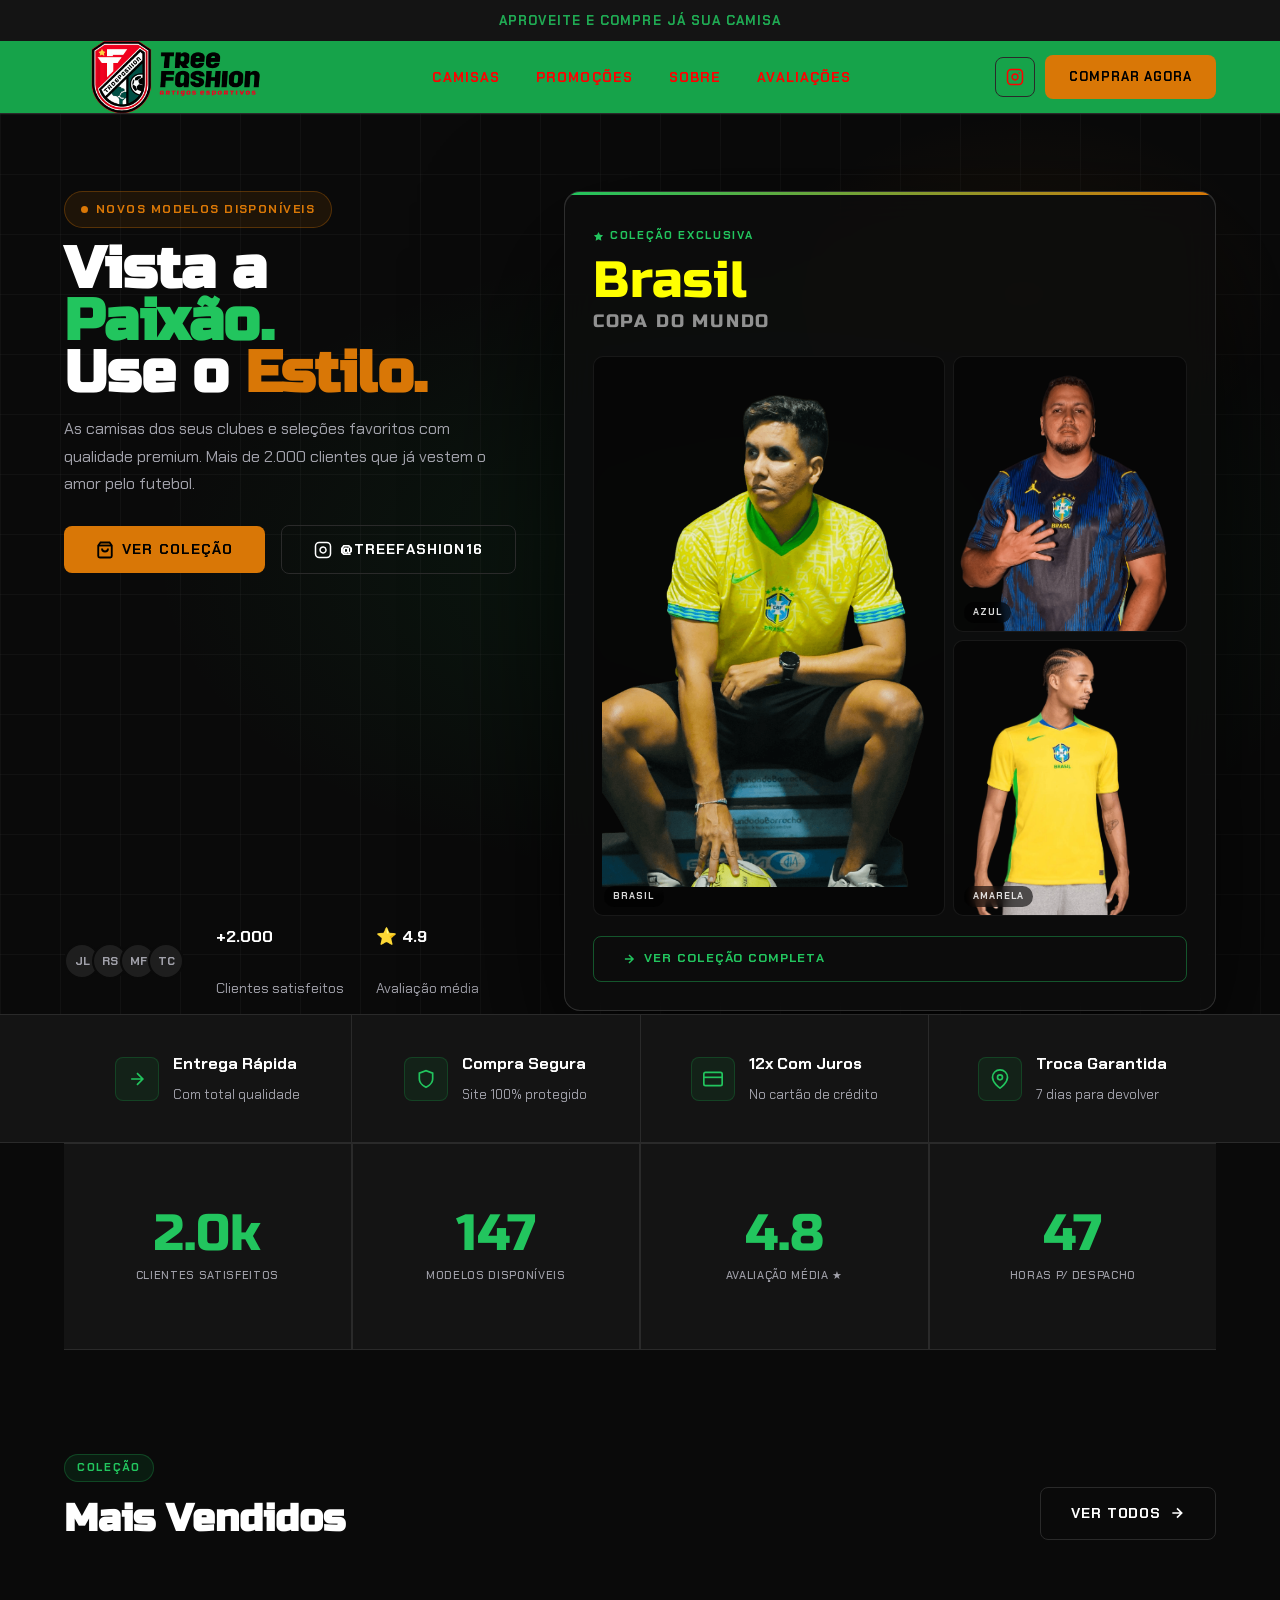
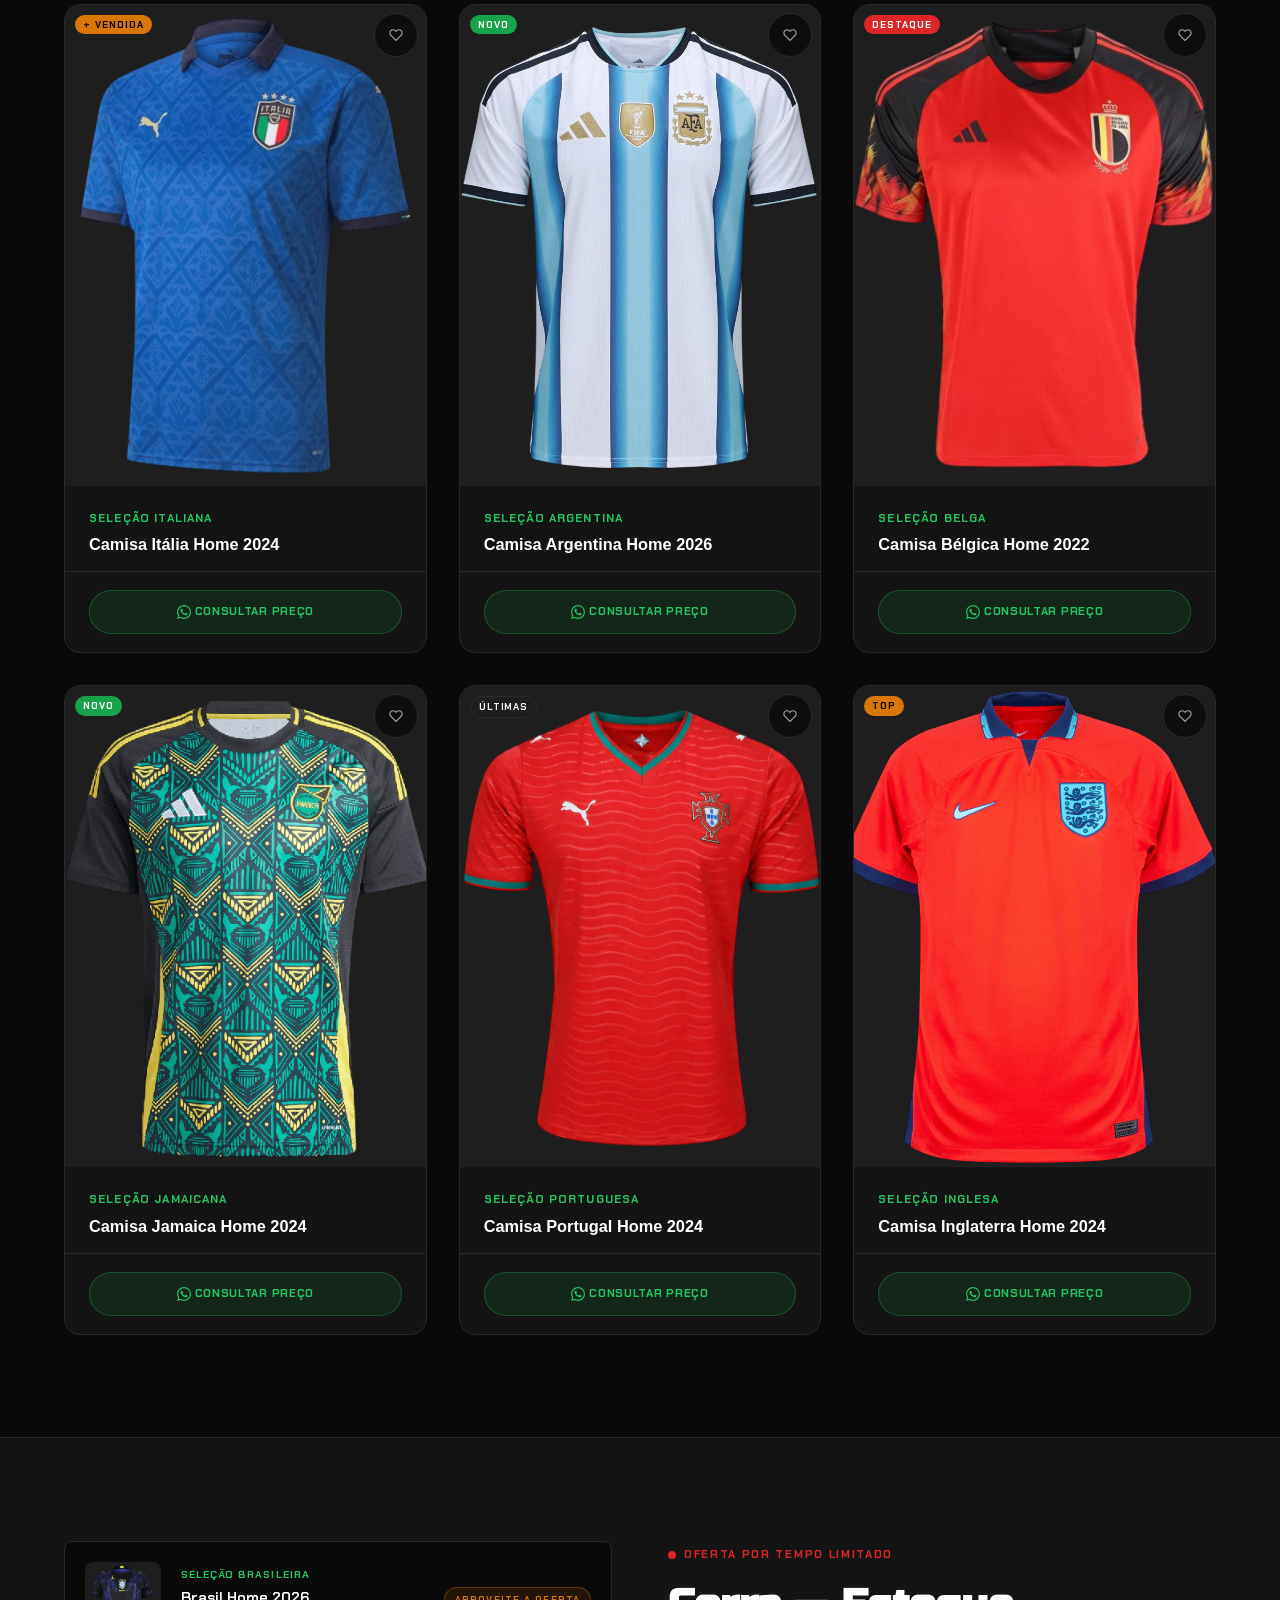
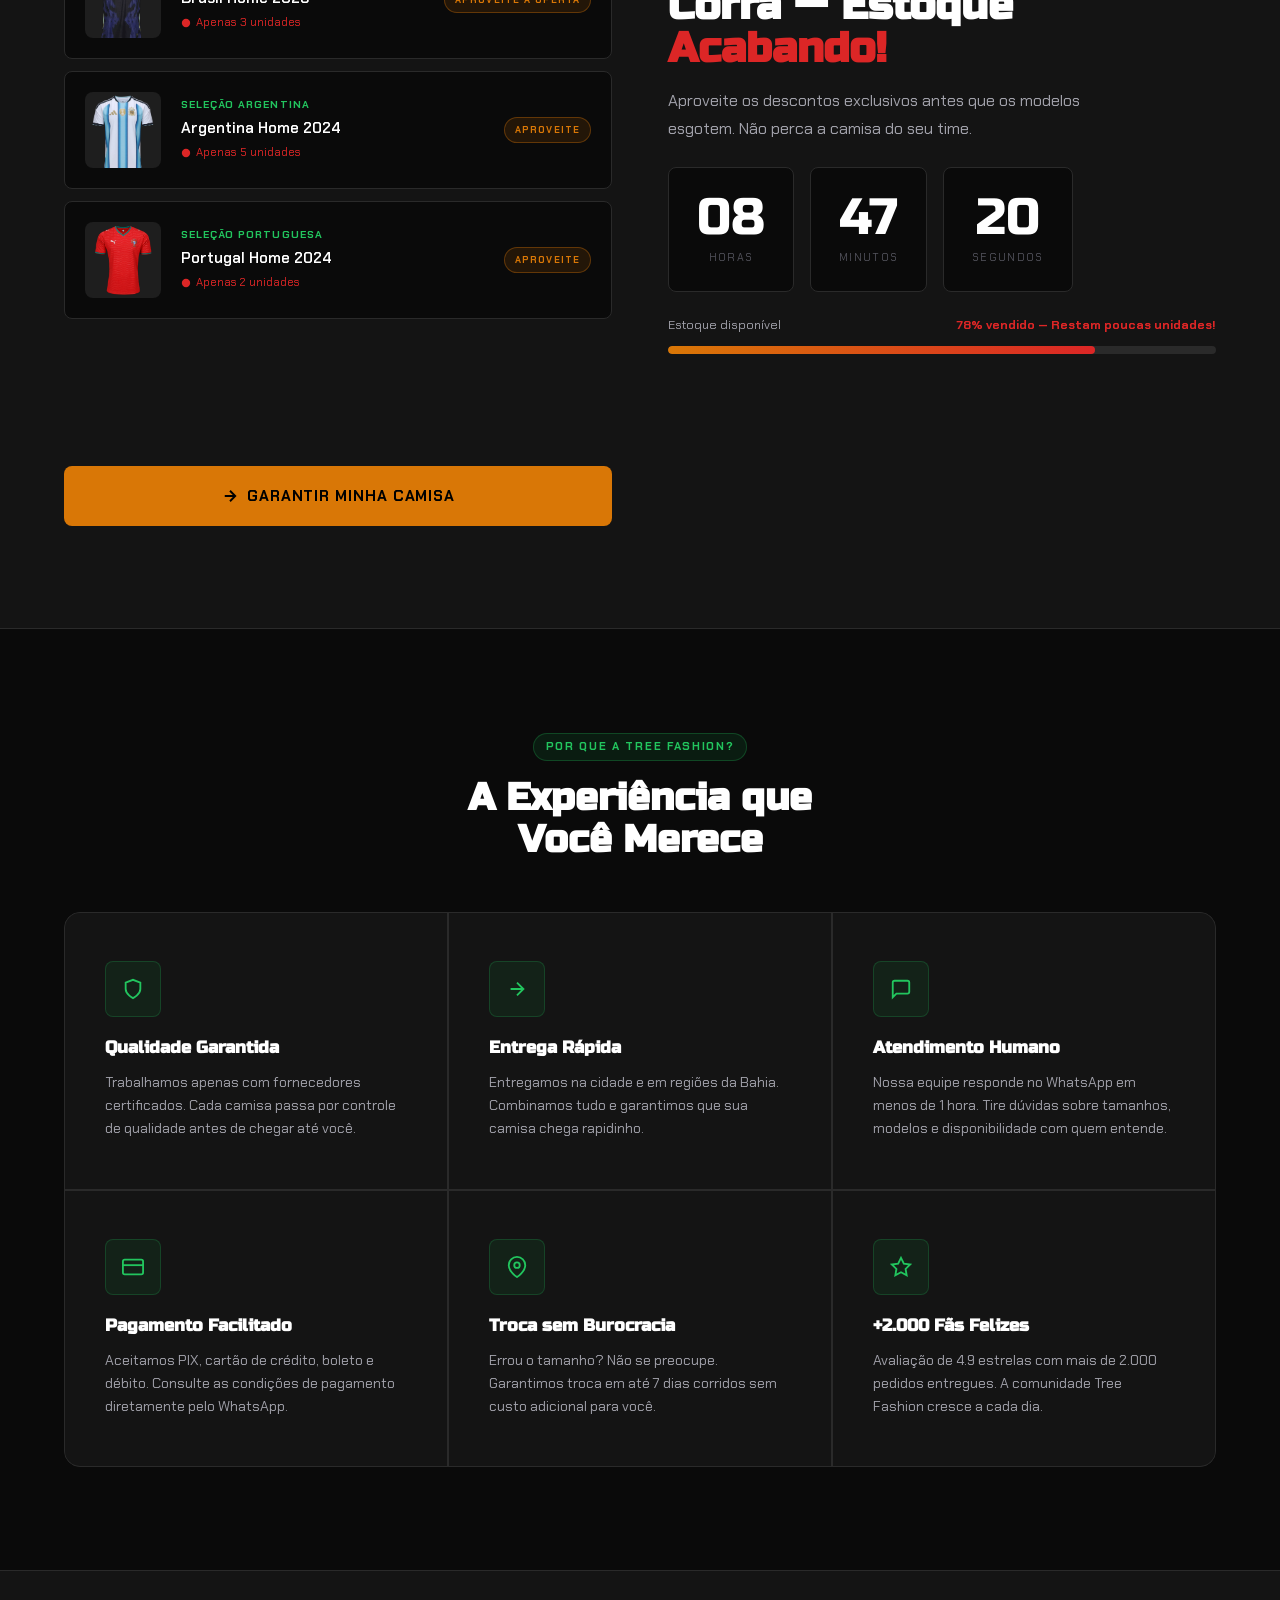
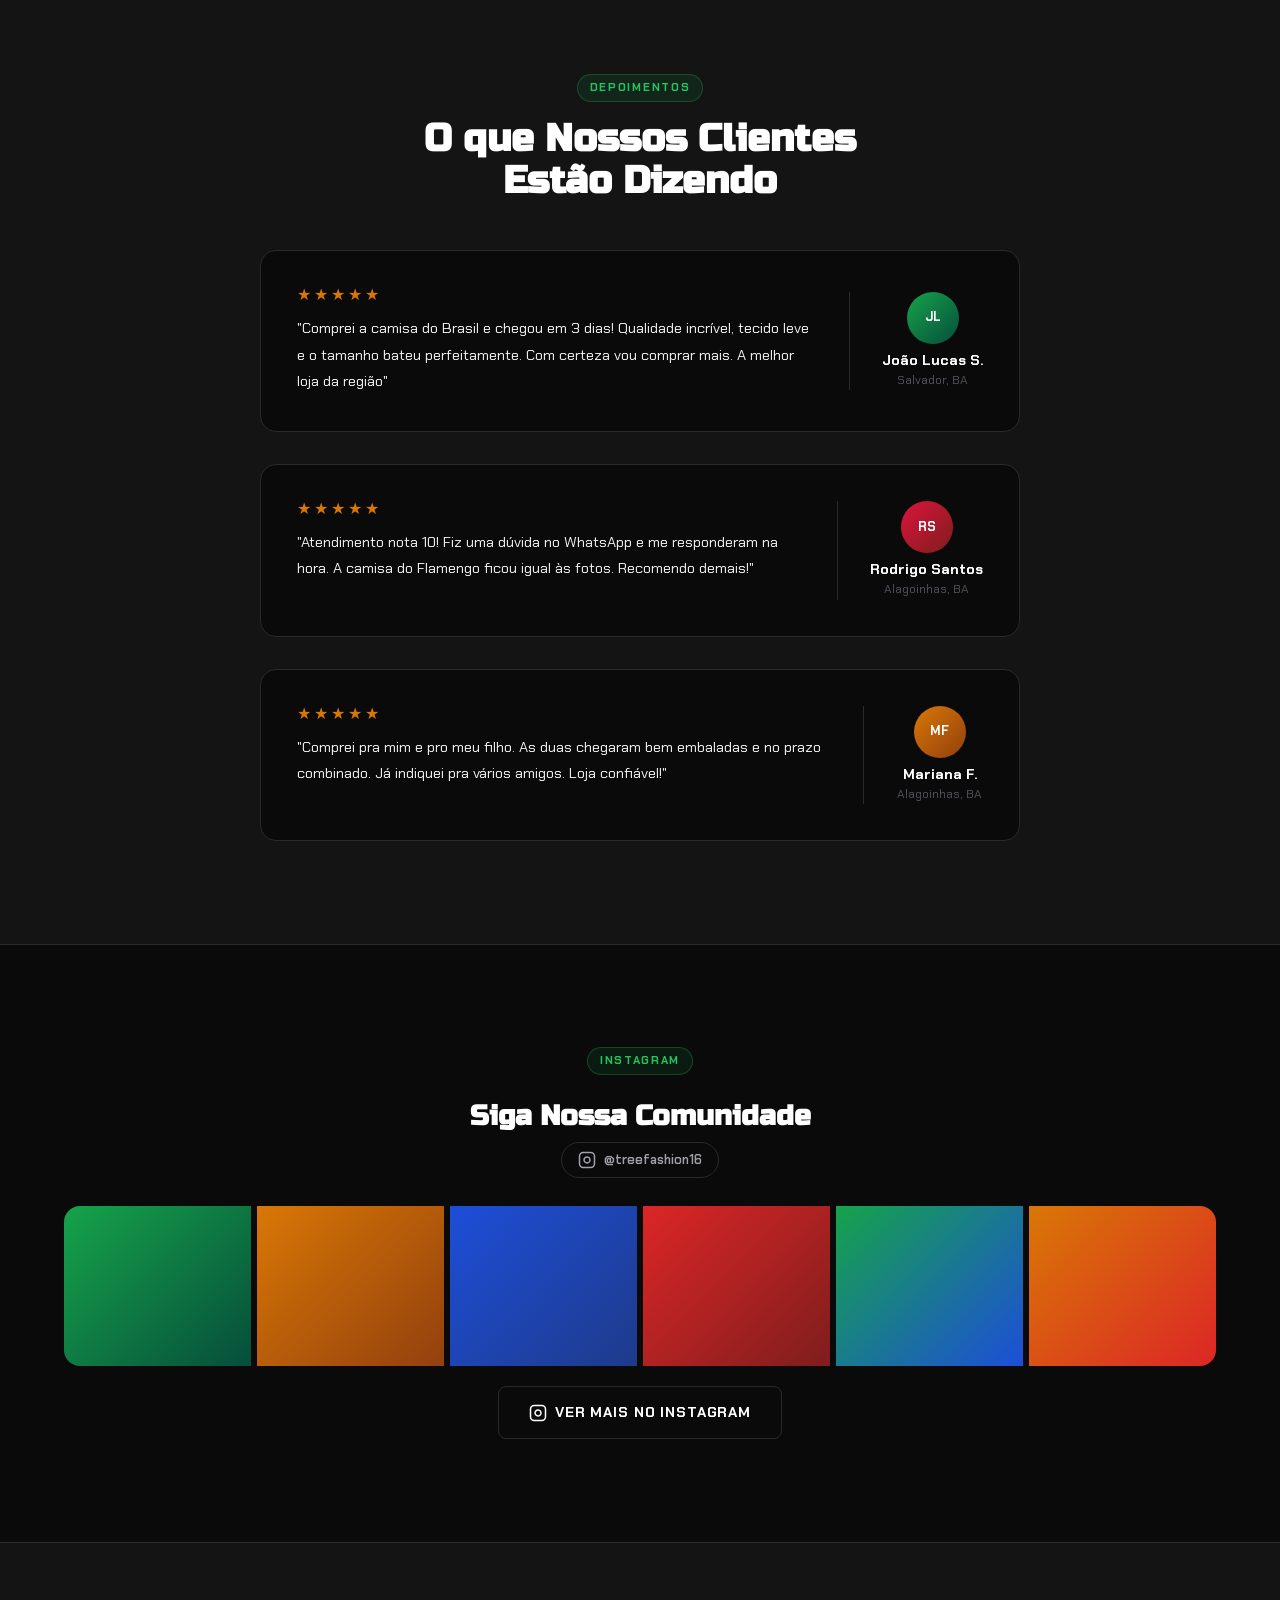
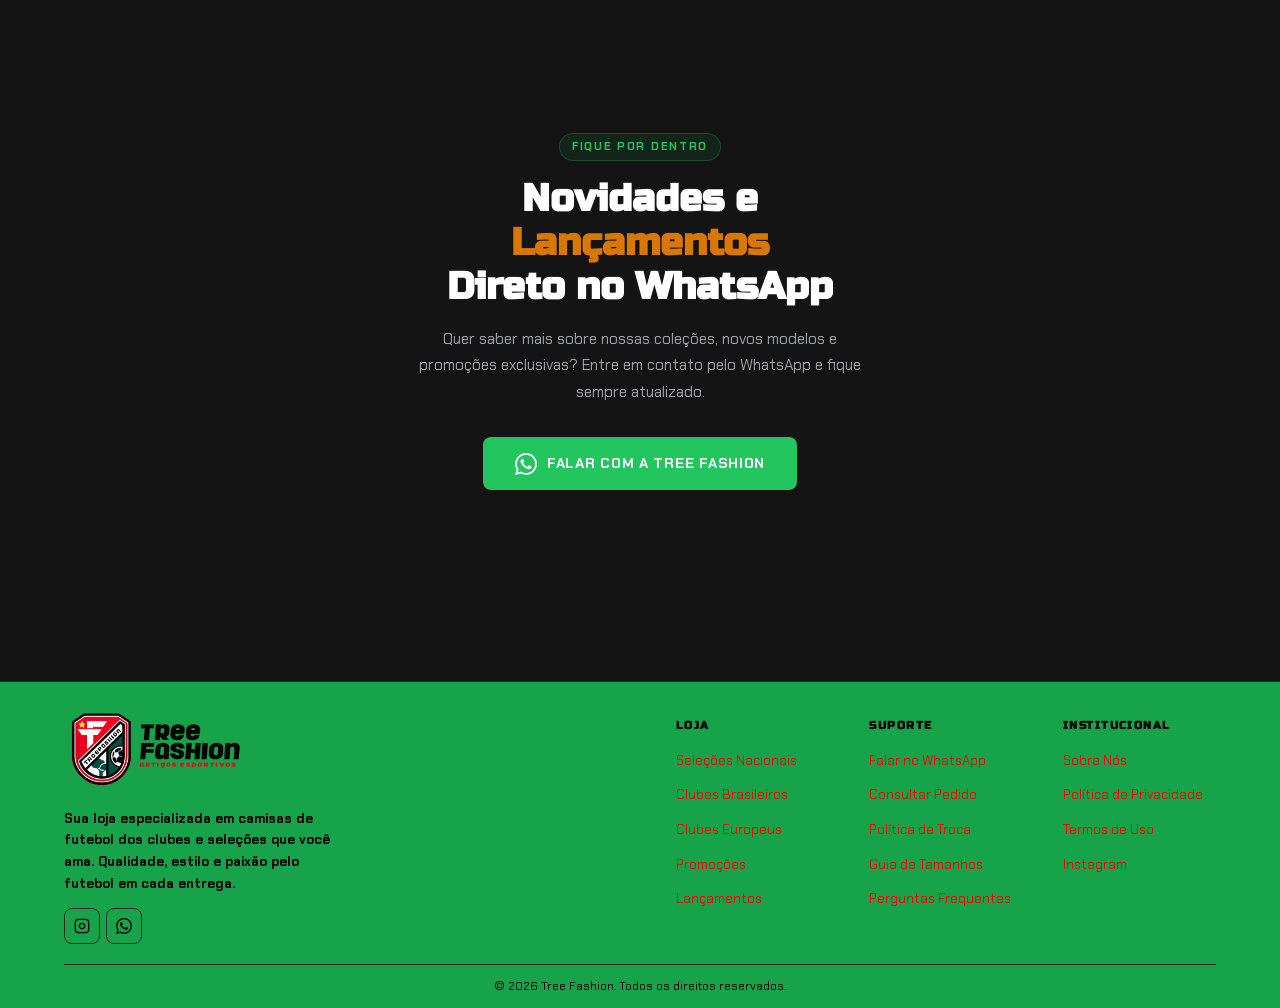
<file: index.html>
﻿<!DOCTYPE html>
<html lang="pt-BR">
<head>
<meta charset="UTF-8">
<meta name="viewport" content="width=device-width, initial-scale=1.0">
<title>Tree Fashion | Camisas de Futebol Originais</title>
<meta name="description" content="Camisas de futebol dos seus clubes e seleções favoritos. Qualidade premium, entrega rápida. Seja do time.">
<link rel="preconnect" href="https://fonts.googleapis.com">
<link rel="preconnect" href="https://fonts.gstatic.com" crossorigin>
<link href="https://fonts.googleapis.com/css2?family=Chakra+Petch:wght@300;400;500;600;700&family=Russo+One&display=swap" rel="stylesheet">
<link rel="stylesheet" href="assets/css/main.css">
</head>
<body>

<!-- ANNOUNCEMENT BAR -->
<div class="announce-bar">
  <span><strong>APROVEITE E COMPRE JÁ SUA CAMISA</strong></span>
</div>

<!-- NAV -->
<nav class="nav" id="mainNav">
  <div class="container nav-inner">
    <a href="#" class="nav-logo">
  <img src="img/logo.png" alt="Tree Fashion">
</a>
    <ul class="nav-links">
      <li><a href="#" data-action="scroll" data-target="products"><strong>Camisas</strong></a></li>
      <li><a href="#" data-action="scroll" data-target="urgency"><strong>Promoções</strong></a></li>
      <li><a href="#" data-action="scroll" data-target="about"><strong>Sobre</strong></a></li>
      <li><a href="#" data-action="scroll" data-target="testimonials"><strong>Avaliações</strong></a></li>
    </ul>
    <div class="nav-actions">
      <a href="#" data-action="instagram" class="nav-ig" aria-label="Instagram Tree Fashion">
        <svg width="18" height="18" viewBox="0 0 24 24" fill="none" stroke="currentColor" stroke-width="2" stroke-linecap="round" stroke-linejoin="round"><rect x="2" y="2" width="20" height="20" rx="5" ry="5"/><path d="M16 11.37A4 4 0 1 1 12.63 8 4 4 0 0 1 16 11.37z"/><line x1="17.5" y1="6.5" x2="17.51" y2="6.5"/></svg>
      </a>
      <a href="#" data-action="whatsapp" data-msg="Olá, gostaria de comprar uma camisa! Pode me ajudar?" class="nav-cta" aria-label="Comprar via WhatsApp">Comprar Agora</a>
      <button class="hamburger" id="hamburger" aria-label="Menu">
        <span></span><span></span><span></span>
      </button>
    </div>
  </div>
</nav>

<!-- MOBILE MENU -->
<div class="mobile-menu" id="mobileMenu" role="dialog" aria-modal="true" aria-label="Menu mobile">
  <button class="mobile-close" id="mobileClose" aria-label="Fechar menu">✕</button>
  <a href="#" data-action="scroll" data-target="products">Camisas</a>
  <a href="#" data-action="scroll" data-target="urgency">Promoções</a>
  <a href="#" data-action="scroll" data-target="about">Sobre</a>
  <a href="#" data-action="scroll" data-target="testimonials">Avaliações</a>
  <a href="#" data-action="whatsapp" data-msg="Olá, gostaria de comprar uma camisa! Pode me ajudar?" class="btn btn-green">Comprar via WhatsApp</a>
</div>

<!-- HERO -->
<section class="hero" id="home">
  <div class="hero-bg"></div>
  <div class="hero-grid-lines"></div>
  <div class="container hero-grid">
    <div class="hero-content">
      <div class="hero-eyebrow">
        <div class="hero-badge">
          <span class="pulse"></span>
          Novos modelos disponíveis
        </div>
      </div>
      <h1>
        Vista a<br>
        <span class="line-green">Paixão.</span><br>
        Use o <span class="line-gold">Estilo.</span>
      </h1>
      <p>
        As camisas dos seus clubes e seleções favoritos com qualidade premium.
        Mais de 2.000 clientes que já vestem o amor pelo futebol.
      </p>
      <div class="hero-actions">
        <a href="#" data-action="scroll" data-target="products" class="btn btn-primary">
          <svg width="18" height="18" viewBox="0 0 24 24" fill="none" stroke="currentColor" stroke-width="2.5"><path d="M6 2L3 6v14a2 2 0 002 2h14a2 2 0 002-2V6l-3-4z"/><line x1="3" y1="6" x2="21" y2="6"/><path d="M16 10a4 4 0 01-8 0"/></svg>
          Ver Coleção
        </a>
        <a href="#" data-action="instagram" class="btn btn-outline">
          <svg width="18" height="18" viewBox="0 0 24 24" fill="none" stroke="currentColor" stroke-width="2"><rect x="2" y="2" width="20" height="20" rx="5"/><path d="M16 11.37A4 4 0 1 1 12.63 8 4 4 0 0 1 16 11.37z"/><line x1="17.5" y1="6.5" x2="17.51" y2="6.5"/></svg>
          @treefashion16
        </a>
      </div>
    </div>

    <div class="hero-social-proof">
      <div class="hero-avatars">
        <div class="av av-1" aria-hidden="true">JL</div>
        <div class="av av-2" aria-hidden="true">RS</div>
        <div class="av av-3" aria-hidden="true">MF</div>
        <div class="av av-4" aria-hidden="true">TC</div>
      </div>
      <div class="hero-stat">
        <strong>+2.000</strong><br>Clientes satisfeitos
      </div>
      <div class="hero-stat">
        <strong>⭐ 4.9</strong><br>Avaliação média
      </div>
    </div>

    <!-- Hero Visual: Coleção Brasil Copa do Mundo -->
    <div class="hero-visual" aria-label="Coleção Brasil Copa do Mundo">
    <div class="hero-collection-panel">

      <div class="hcp-header">
        <div class="hcp-eyebrow">
          <svg width="11" height="11" viewBox="0 0 24 24" fill="currentColor"><polygon points="12 2 15.09 8.26 22 9.27 17 14.14 18.18 21.02 12 17.77 5.82 21.02 7 14.14 2 9.27 8.91 8.26 12 2"/></svg>
          Coleção Exclusiva
        </div>
        <div class="hcp-title">
          <span class="hcp-brazil">Brasil</span>
          <span class="hcp-cup">Copa do Mundo</span>
        </div>
      </div>

      <div class="hcp-images">
        <!-- Slot principal -->
        <div class="hcp-slot hcp-slot-main">
          <img src="img/brasilherminho.png" alt="Camisa Brasil Herminho Copa do Mundo" loading="lazy" class="hcp-img">
          <span class="hcp-slot-label">Brasil</span>
        </div>

        <div class="hcp-slots-row">
          <!-- Igor Azul -->
          <div class="hcp-slot">
            <img src="img/brasiligorazul.png" alt="Camisa Brasil Ígora Azul Copa do Mundo" loading="lazy" class="hcp-img">
            <span class="hcp-slot-label">Azul</span>
          </div>
          <!-- Amarela -->
          <div class="hcp-slot">
            <img src="img/brasilamarela.png" alt="Camisa Brasil Amarela Copa do Mundo" loading="lazy" class="hcp-img">
            <span class="hcp-slot-label">Amarela</span>
          </div>
        </div>
      </div>

      <a href="#" data-action="whatsapp" data-msg="Olá, desejo ver a coleção completa do Brasil para a Copa do Mundo." class="hcp-cta-btn">
        <svg width="14" height="14" viewBox="0 0 24 24" fill="none" stroke="currentColor" stroke-width="2.5"><path d="M5 12h14M12 5l7 7-7 7"/></svg>
        Ver Coleção Completa
      </a>

    </div>
    </div>
  </div>
</section>

<!-- TRUST BAR -->
<div class="trust-bar">
  <div class="container">
    <div class="trust-bar-inner">
      <div class="trust-item">
        <div class="trust-icon">
          <svg width="20" height="20" viewBox="0 0 24 24" fill="none" stroke="currentColor" stroke-width="2"><path d="M5 12h14M12 5l7 7-7 7"/></svg>
        </div>
        <div class="trust-text">
          <strong>Entrega Rápida</strong>
          <span>Com total qualidade</span>
        </div>
      </div>
      <div class="trust-item">
        <div class="trust-icon">
          <svg width="20" height="20" viewBox="0 0 24 24" fill="none" stroke="currentColor" stroke-width="2"><path d="M12 22s8-4 8-10V5l-8-3-8 3v7c0 6 8 10 8 10z"/></svg>
        </div>
        <div class="trust-text">
          <strong>Compra Segura</strong>
          <span>Site 100% protegido</span>
        </div>
      </div>
      <div class="trust-item">
        <div class="trust-icon">
          <svg width="20" height="20" viewBox="0 0 24 24" fill="none" stroke="currentColor" stroke-width="2"><rect x="1" y="4" width="22" height="16" rx="2" ry="2"/><line x1="1" y1="10" x2="23" y2="10"/></svg>
        </div>
        <div class="trust-text">
          <strong>12x Com Juros</strong>
          <span>No cartão de crédito</span>
        </div>
      </div>
      <div class="trust-item">
        <div class="trust-icon">
          <svg width="20" height="20" viewBox="0 0 24 24" fill="none" stroke="currentColor" stroke-width="2"><path d="M21 10c0 7-9 13-9 13s-9-6-9-13a9 9 0 0118 0z"/><circle cx="12" cy="10" r="3"/></svg>
        </div>
        <div class="trust-text">
          <strong>Troca Garantida</strong>
          <span>7 dias para devolver</span>
        </div>
      </div>
    </div>
  </div>
</div>

<!-- STATS -->
<section class="stats-section" aria-label="Nossos números">
  <div class="container">
    <div class="stats-grid">
      <div class="stat-card reveal">
        <div class="stat-number" data-target="2000">0</div>
        <div class="stat-label">Clientes Satisfeitos</div>
      </div>
      <div class="stat-card reveal reveal-delay-1">
        <div class="stat-number" data-target="150">0</div>
        <div class="stat-label">Modelos Disponíveis</div>
      </div>
      <div class="stat-card reveal reveal-delay-2">
        <div class="stat-number" data-target="49" data-decimal="true">0</div>
        <div class="stat-label">Avaliação Média ★</div>
      </div>
      <div class="stat-card reveal reveal-delay-3">
        <div class="stat-number" data-target="48">0</div>
        <div class="stat-label">Horas p/ Despacho</div>
      </div>
    </div>
  </div>
</section>

<!-- PRODUCTS -->
<section class="products-section" id="products" aria-labelledby="products-title">
  <div class="container">
    <div class="section-header reveal">
      <div>
        <div class="section-tag">Coleção</div>
        <h2 class="section-title" id="products-title">Mais Vendidos</h2>
      </div>
      <a href="#" data-action="instagram" class="btn btn-outline">
        Ver Todos
        <svg width="16" height="16" viewBox="0 0 24 24" fill="none" stroke="currentColor" stroke-width="2.5"><path d="M5 12h14M12 5l7 7-7 7"/></svg>
      </a>
    </div>
    <div class="products-grid">

      <!-- Card 1: Inglaterra -->
      <article class="product-card reveal">
        <div class="product-img-wrap">
          <img src="img/italia.png" alt="Camisa Itália Home 2024" class="product-photo" loading="lazy" width="400" height="300">
          <span class="product-badge badge-hot">+ Vendida</span>
          <button class="product-fav" aria-label="Favoritar camisa Itália">
            <svg width="14" height="14" viewBox="0 0 24 24" fill="none" stroke="currentColor" stroke-width="2"><path d="M20.84 4.61a5.5 5.5 0 00-7.78 0L12 5.67l-1.06-1.06a5.5 5.5 0 00-7.78 7.78l1.06 1.06L12 21.23l7.78-7.78 1.06-1.06a5.5 5.5 0 000-7.78z"/></svg>
          </button>
        </div>
        <div class="product-info">
          <div class="product-team">Seleção Italiana</div>
          <h3 class="product-name">Camisa Itália Home 2024</h3>
        </div>
        <div class="product-footer">
            <a href="#" data-action="whatsapp" data-msg="Olá, desejo consultar o preço da camisa da Itália!" class="product-whatsapp-cta" aria-label="Consultar preço Itália via WhatsApp">
              <svg width="14" height="14" viewBox="0 0 24 24" fill="currentColor"><path d="M17.472 14.382c-.297-.149-1.758-.867-2.03-.967-.273-.099-.471-.148-.67.15-.197.297-.767.966-.94 1.164-.173.199-.347.223-.644.075-.297-.15-1.255-.463-2.39-1.475-.883-.788-1.48-1.761-1.653-2.059-.173-.297-.018-.458.13-.606.134-.133.298-.347.446-.52.149-.174.198-.298.298-.497.099-.198.05-.371-.025-.52-.075-.149-.669-1.612-.916-2.207-.242-.579-.487-.5-.669-.51-.173-.008-.371-.01-.57-.01-.198 0-.52.074-.792.372-.272.297-1.04 1.016-1.04 2.479 0 1.462 1.065 2.875 1.213 3.074.149.198 2.096 3.2 5.077 4.487.709.306 1.262.489 1.694.625.712.227 1.36.195 1.871.118.571-.085 1.758-.719 2.006-1.413.248-.694.248-1.289.173-1.413-.074-.124-.272-.198-.57-.347m-5.421 7.403h-.004a9.87 9.87 0 01-5.031-1.378l-.361-.214-3.741.982.998-3.648-.235-.374a9.86 9.86 0 01-1.51-5.26c.001-5.45 4.436-9.884 9.888-9.884 2.64 0 5.122 1.03 6.988 2.898a9.825 9.825 0 012.893 6.994c-.003 5.45-4.437 9.884-9.885 9.884m8.413-18.297A11.815 11.815 0 0012.05 0C5.495 0 .16 5.335.157 11.892c0 2.096.547 4.142 1.588 5.945L.057 24l6.305-1.654a11.882 11.882 0 005.683 1.448h.005c6.554 0 11.89-5.335 11.893-11.893a11.821 11.821 0 00-3.48-8.413z"/></svg>
              Consultar Preço
            </a>
        </div>
      </article>

      <!-- Card 2: Argentina -->
      <article class="product-card reveal reveal-delay-1">
        <div class="product-img-wrap">
          <img src="img/argentina.png" alt="Camisa Argentina Home 2024" class="product-photo" loading="lazy" width="400" height="300">
          <span class="product-badge badge-new">Novo</span>
          <button class="product-fav" aria-label="Favoritar camisa Argentina">
            <svg width="14" height="14" viewBox="0 0 24 24" fill="none" stroke="currentColor" stroke-width="2"><path d="M20.84 4.61a5.5 5.5 0 00-7.78 0L12 5.67l-1.06-1.06a5.5 5.5 0 00-7.78 7.78l1.06 1.06L12 21.23l7.78-7.78 1.06-1.06a5.5 5.5 0 000-7.78z"/></svg>
          </button>
        </div>
        <div class="product-info">
          <div class="product-team">Seleção Argentina</div>
          <h3 class="product-name">Camisa Argentina Home 2026</h3>
        </div>
        <div class="product-footer">
            <a href="#" data-action="whatsapp" data-msg="Olá, desejo consultar o preço da camisa da Argentina!" class="product-whatsapp-cta" aria-label="Consultar preço Argentina via WhatsApp">
              <svg width="14" height="14" viewBox="0 0 24 24" fill="currentColor"><path d="M17.472 14.382c-.297-.149-1.758-.867-2.03-.967-.273-.099-.471-.148-.67.15-.197.297-.767.966-.94 1.164-.173.199-.347.223-.644.075-.297-.15-1.255-.463-2.39-1.475-.883-.788-1.48-1.761-1.653-2.059-.173-.297-.018-.458.13-.606.134-.133.298-.347.446-.52.149-.174.198-.298.298-.497.099-.198.05-.371-.025-.52-.075-.149-.669-1.612-.916-2.207-.242-.579-.487-.5-.669-.51-.173-.008-.371-.01-.57-.01-.198 0-.52.074-.792.372-.272.297-1.04 1.016-1.04 2.479 0 1.462 1.065 2.875 1.213 3.074.149.198 2.096 3.2 5.077 4.487.709.306 1.262.489 1.694.625.712.227 1.36.195 1.871.118.571-.085 1.758-.719 2.006-1.413.248-.694.248-1.289.173-1.413-.074-.124-.272-.198-.57-.347m-5.421 7.403h-.004a9.87 9.87 0 01-5.031-1.378l-.361-.214-3.741.982.998-3.648-.235-.374a9.86 9.86 0 01-1.51-5.26c.001-5.45 4.436-9.884 9.888-9.884 2.64 0 5.122 1.03 6.988 2.898a9.825 9.825 0 012.893 6.994c-.003 5.45-4.437 9.884-9.885 9.884m8.413-18.297A11.815 11.815 0 0012.05 0C5.495 0 .16 5.335.157 11.892c0 2.096.547 4.142 1.588 5.945L.057 24l6.305-1.654a11.882 11.882 0 005.683 1.448h.005c6.554 0 11.89-5.335 11.893-11.893a11.821 11.821 0 00-3.48-8.413z"/></svg>
              Consultar Preço
            </a>
        </div>
      </article>

      <!-- Card 3: Bélgica -->
      <article class="product-card reveal reveal-delay-2">
        <div class="product-img-wrap">
          <img src="img/belgica.png" alt="Camisa Bélgica Home 2022" class="product-photo" loading="lazy" width="400" height="300">
          <span class="product-badge badge-off">Destaque</span>
          <button class="product-fav" aria-label="Favoritar camisa Bélgica">
            <svg width="14" height="14" viewBox="0 0 24 24" fill="none" stroke="currentColor" stroke-width="2"><path d="M20.84 4.61a5.5 5.5 0 00-7.78 0L12 5.67l-1.06-1.06a5.5 5.5 0 00-7.78 7.78l1.06 1.06L12 21.23l7.78-7.78 1.06-1.06a5.5 5.5 0 000-7.78z"/></svg>
          </button>
        </div>
        <div class="product-info">
          <div class="product-team">Seleção Belga</div>
          <h3 class="product-name">Camisa Bélgica Home 2022</h3>
        </div>
        <div class="product-footer">
            <a href="#" data-action="whatsapp" data-msg="Olá, desejo consultar o preço da camisa da Bélgica!" class="product-whatsapp-cta" aria-label="Consultar preço Bélgica via WhatsApp">
              <svg width="14" height="14" viewBox="0 0 24 24" fill="currentColor"><path d="M17.472 14.382c-.297-.149-1.758-.867-2.03-.967-.273-.099-.471-.148-.67.15-.197.297-.767.966-.94 1.164-.173.199-.347.223-.644.075-.297-.15-1.255-.463-2.39-1.475-.883-.788-1.48-1.761-1.653-2.059-.173-.297-.018-.458.13-.606.134-.133.298-.347.446-.52.149-.174.198-.298.298-.497.099-.198.05-.371-.025-.52-.075-.149-.669-1.612-.916-2.207-.242-.579-.487-.5-.669-.51-.173-.008-.371-.01-.57-.01-.198 0-.52.074-.792.372-.272.297-1.04 1.016-1.04 2.479 0 1.462 1.065 2.875 1.213 3.074.149.198 2.096 3.2 5.077 4.487.709.306 1.262.489 1.694.625.712.227 1.36.195 1.871.118.571-.085 1.758-.719 2.006-1.413.248-.694.248-1.289.173-1.413-.074-.124-.272-.198-.57-.347m-5.421 7.403h-.004a9.87 9.87 0 01-5.031-1.378l-.361-.214-3.741.982.998-3.648-.235-.374a9.86 9.86 0 01-1.51-5.26c.001-5.45 4.436-9.884 9.888-9.884 2.64 0 5.122 1.03 6.988 2.898a9.825 9.825 0 012.893 6.994c-.003 5.45-4.437 9.884-9.885 9.884m8.413-18.297A11.815 11.815 0 0012.05 0C5.495 0 .16 5.335.157 11.892c0 2.096.547 4.142 1.588 5.945L.057 24l6.305-1.654a11.882 11.882 0 005.683 1.448h.005c6.554 0 11.89-5.335 11.893-11.893a11.821 11.821 0 00-3.48-8.413z"/></svg>
              Consultar Preço
            </a>
        </div>
      </article>

      <!-- Card 4: Jamaica -->
      <article class="product-card reveal reveal-delay-1">
        <div class="product-img-wrap">
          <img src="img/jamaica.png" alt="Camisa Jamaica Home" class="product-photo" loading="lazy" width="400" height="300">
          <span class="product-badge badge-new">Novo</span>
          <button class="product-fav" aria-label="Favoritar camisa Jamaica">
            <svg width="14" height="14" viewBox="0 0 24 24" fill="none" stroke="currentColor" stroke-width="2"><path d="M20.84 4.61a5.5 5.5 0 00-7.78 0L12 5.67l-1.06-1.06a5.5 5.5 0 00-7.78 7.78l1.06 1.06L12 21.23l7.78-7.78 1.06-1.06a5.5 5.5 0 000-7.78z"/></svg>
          </button>
        </div>
        <div class="product-info">
          <div class="product-team">Seleção Jamaicana</div>
          <h3 class="product-name">Camisa Jamaica Home 2024</h3>
        </div>
        <div class="product-footer">
            <a href="#" data-action="whatsapp" data-msg="Olá, desejo consultar o preço da camisa da Jamaica!" class="product-whatsapp-cta" aria-label="Consultar preço Jamaica via WhatsApp">
              <svg width="14" height="14" viewBox="0 0 24 24" fill="currentColor"><path d="M17.472 14.382c-.297-.149-1.758-.867-2.03-.967-.273-.099-.471-.148-.67.15-.197.297-.767.966-.94 1.164-.173.199-.347.223-.644.075-.297-.15-1.255-.463-2.39-1.475-.883-.788-1.48-1.761-1.653-2.059-.173-.297-.018-.458.13-.606.134-.133.298-.347.446-.52.149-.174.198-.298.298-.497.099-.198.05-.371-.025-.52-.075-.149-.669-1.612-.916-2.207-.242-.579-.487-.5-.669-.51-.173-.008-.371-.01-.57-.01-.198 0-.52.074-.792.372-.272.297-1.04 1.016-1.04 2.479 0 1.462 1.065 2.875 1.213 3.074.149.198 2.096 3.2 5.077 4.487.709.306 1.262.489 1.694.625.712.227 1.36.195 1.871.118.571-.085 1.758-.719 2.006-1.413.248-.694.248-1.289.173-1.413-.074-.124-.272-.198-.57-.347m-5.421 7.403h-.004a9.87 9.87 0 01-5.031-1.378l-.361-.214-3.741.982.998-3.648-.235-.374a9.86 9.86 0 01-1.51-5.26c.001-5.45 4.436-9.884 9.888-9.884 2.64 0 5.122 1.03 6.988 2.898a9.825 9.825 0 012.893 6.994c-.003 5.45-4.437 9.884-9.885 9.884m8.413-18.297A11.815 11.815 0 0012.05 0C5.495 0 .16 5.335.157 11.892c0 2.096.547 4.142 1.588 5.945L.057 24l6.305-1.654a11.882 11.882 0 005.683 1.448h.005c6.554 0 11.89-5.335 11.893-11.893a11.821 11.821 0 00-3.48-8.413z"/></svg>
              Consultar Preço
            </a>
        </div>
      </article>

      <!-- Card 5: Portugal -->
      <article class="product-card reveal reveal-delay-2">
        <div class="product-img-wrap">
          <img src="img/portugal.png" alt="Camisa Portugal Home" class="product-photo" loading="lazy" width="400" height="300">
          <span class="product-badge badge-last">Últimas</span>
          <button class="product-fav" aria-label="Favoritar camisa Portugal">
            <svg width="14" height="14" viewBox="0 0 24 24" fill="none" stroke="currentColor" stroke-width="2"><path d="M20.84 4.61a5.5 5.5 0 00-7.78 0L12 5.67l-1.06-1.06a5.5 5.5 0 00-7.78 7.78l1.06 1.06L12 21.23l7.78-7.78 1.06-1.06a5.5 5.5 0 000-7.78z"/></svg>
          </button>
        </div>
        <div class="product-info">
          <div class="product-team">Seleção Portuguesa</div>
          <h3 class="product-name">Camisa Portugal Home 2024</h3>
        </div>
        <div class="product-footer">
            <a href="#" data-action="whatsapp" data-msg="Olá, desejo consultar o preço da camisa de Portugal!" class="product-whatsapp-cta" aria-label="Consultar preço Portugal via WhatsApp">
              <svg width="14" height="14" viewBox="0 0 24 24" fill="currentColor"><path d="M17.472 14.382c-.297-.149-1.758-.867-2.03-.967-.273-.099-.471-.148-.67.15-.197.297-.767.966-.94 1.164-.173.199-.347.223-.644.075-.297-.15-1.255-.463-2.39-1.475-.883-.788-1.48-1.761-1.653-2.059-.173-.297-.018-.458.13-.606.134-.133.298-.347.446-.52.149-.174.198-.298.298-.497.099-.198.05-.371-.025-.52-.075-.149-.669-1.612-.916-2.207-.242-.579-.487-.5-.669-.51-.173-.008-.371-.01-.57-.01-.198 0-.52.074-.792.372-.272.297-1.04 1.016-1.04 2.479 0 1.462 1.065 2.875 1.213 3.074.149.198 2.096 3.2 5.077 4.487.709.306 1.262.489 1.694.625.712.227 1.36.195 1.871.118.571-.085 1.758-.719 2.006-1.413.248-.694.248-1.289.173-1.413-.074-.124-.272-.198-.57-.347m-5.421 7.403h-.004a9.87 9.87 0 01-5.031-1.378l-.361-.214-3.741.982.998-3.648-.235-.374a9.86 9.86 0 01-1.51-5.26c.001-5.45 4.436-9.884 9.888-9.884 2.64 0 5.122 1.03 6.988 2.898a9.825 9.825 0 012.893 6.994c-.003 5.45-4.437 9.884-9.885 9.884m8.413-18.297A11.815 11.815 0 0012.05 0C5.495 0 .16 5.335.157 11.892c0 2.096.547 4.142 1.588 5.945L.057 24l6.305-1.654a11.882 11.882 0 005.683 1.448h.005c6.554 0 11.89-5.335 11.893-11.893a11.821 11.821 0 00-3.48-8.413z"/></svg>
              Consultar Preço
            </a>
        </div>
      </article>

      <!-- Card 6: Barcelona -->
      <article class="product-card reveal reveal-delay-3">
        <div class="product-img-wrap">
          <img src="img/inglaterra.png" alt="Camisa Inglaterra Home 2024" class="product-photo" loading="lazy" width="400" height="300">
          <span class="product-badge badge-hot">Top</span>
          <button class="product-fav" aria-label="Favoritar camisa Inglaterra">
            <svg width="14" height="14" viewBox="0 0 24 24" fill="none" stroke="currentColor" stroke-width="2"><path d="M20.84 4.61a5.5 5.5 0 00-7.78 0L12 5.67l-1.06-1.06a5.5 5.5 0 00-7.78 7.78l1.06 1.06L12 21.23l7.78-7.78 1.06-1.06a5.5 5.5 0 000-7.78z"/></svg>
          </button>
        </div>
        <div class="product-info">
          <div class="product-team">Seleção Inglesa</div>
          <h3 class="product-name">Camisa Inglaterra Home 2024</h3>
        </div>
        <div class="product-footer">
            <a href="#" data-action="whatsapp" data-msg="Olá, desejo consultar o preço da camisa da Inglaterra!" class="product-whatsapp-cta" aria-label="Consultar preço Inglaterra via WhatsApp">
              <svg width="14" height="14" viewBox="0 0 24 24" fill="currentColor"><path d="M17.472 14.382c-.297-.149-1.758-.867-2.03-.967-.273-.099-.471-.148-.67.15-.197.297-.767.966-.94 1.164-.173.199-.347.223-.644.075-.297-.15-1.255-.463-2.39-1.475-.883-.788-1.48-1.761-1.653-2.059-.173-.297-.018-.458.13-.606.134-.133.298-.347.446-.52.149-.174.198-.298.298-.497.099-.198.05-.371-.025-.52-.075-.149-.669-1.612-.916-2.207-.242-.579-.487-.5-.669-.51-.173-.008-.371-.01-.57-.01-.198 0-.52.074-.792.372-.272.297-1.04 1.016-1.04 2.479 0 1.462 1.065 2.875 1.213 3.074.149.198 2.096 3.2 5.077 4.487.709.306 1.262.489 1.694.625.712.227 1.36.195 1.871.118.571-.085 1.758-.719 2.006-1.413.248-.694.248-1.289.173-1.413-.074-.124-.272-.198-.57-.347m-5.421 7.403h-.004a9.87 9.87 0 01-5.031-1.378l-.361-.214-3.741.982.998-3.648-.235-.374a9.86 9.86 0 01-1.51-5.26c.001-5.45 4.436-9.884 9.888-9.884 2.64 0 5.122 1.03 6.988 2.898a9.825 9.825 0 012.893 6.994c-.003 5.45-4.437 9.884-9.885 9.884m8.413-18.297A11.815 11.815 0 0012.05 0C5.495 0 .16 5.335.157 11.892c0 2.096.547 4.142 1.588 5.945L.057 24l6.305-1.654a11.882 11.882 0 005.683 1.448h.005c6.554 0 11.89-5.335 11.893-11.893a11.821 11.821 0 00-3.48-8.413z"/></svg>
              Consultar Preço
            </a>
        </div>
      </article>

    </div>
  </div>
</section>

<!-- URGENCY / SCARCITY -->
<section class="urgency-section" id="urgency" aria-labelledby="urgency-title">
  <div class="container">
    <div class="urgency-inner">
      <div class="urgency-left reveal">
        <div class="urgency-label">
          <span class="blink"></span>
          Oferta por tempo limitado
        </div>
        <h2 class="urgency-title" id="urgency-title">Corra — Estoque<br><span style="color:var(--red)">Acabando!</span></h2>
        <p class="urgency-sub">Aproveite os descontos exclusivos antes que os modelos esgotem. Não perca a camisa do seu time.</p>

        <div class="countdown-wrap" role="timer" aria-label="Tempo restante da oferta">
          <div class="countdown-block">
            <span class="countdown-num" id="cdHours">08</span>
            <span class="countdown-lbl">Horas</span>
          </div>
          <div class="countdown-block">
            <span class="countdown-num" id="cdMins">47</span>
            <span class="countdown-lbl">Minutos</span>
          </div>
          <div class="countdown-block">
            <span class="countdown-num" id="cdSecs">23</span>
            <span class="countdown-lbl">Segundos</span>
          </div>
        </div>

        <div class="stock-bar-wrap">
          <div class="stock-label">
            <span>Estoque disponível</span>
            <strong>78% vendido — Restam poucas unidades!</strong>
          </div>
          <div class="stock-bar" role="progressbar" aria-valuenow="78" aria-valuemin="0" aria-valuemax="100" aria-label="78% do estoque vendido">
            <div class="stock-fill"></div>
          </div>
        </div>

      </div>

      <div class="urgency-products reveal reveal-delay-2">
        <div class="urgency-card">
          <div class="urgency-card-img">
            <img src="img/brasilasul2.png" alt="Camisa Brasil" loading="lazy">
          </div>
          <div class="urgency-card-info">
            <div class="urgency-card-team">Seleção Brasileira</div>
            <div class="urgency-card-name">Brasil Home 2026</div>
            <div class="urgency-stock">
              <svg width="10" height="10" viewBox="0 0 24 24" fill="currentColor"><circle cx="12" cy="12" r="10"/></svg>
              Apenas 3 unidades
            </div>
          </div>
          <div class="urgency-card-price">APROVEITE A OFERTA</div>
        </div>

        <div class="urgency-card">
          <div class="urgency-card-img">
            <img src="img/argentina.png" alt="Camisa Argentina" loading="lazy">
          </div>
          <div class="urgency-card-info">
            <div class="urgency-card-team">Seleção Argentina</div>
            <div class="urgency-card-name">Argentina Home 2024</div>
            <div class="urgency-stock">
              <svg width="10" height="10" viewBox="0 0 24 24" fill="currentColor"><circle cx="12" cy="12" r="10"/></svg>
              Apenas 5 unidades
            </div>
          </div>
          <div class="urgency-card-price">APROVEITE</div>
        </div>

        <div class="urgency-card">
          <div class="urgency-card-img">
            <img src="img/portugal.png" alt="Camisa Portugal" loading="lazy">
          </div>
          <div class="urgency-card-info">
            <div class="urgency-card-team">Seleção Portuguesa</div>
            <div class="urgency-card-name">Portugal Home 2024</div>
            <div class="urgency-stock">
              <svg width="10" height="10" viewBox="0 0 24 24" fill="currentColor"><circle cx="12" cy="12" r="10"/></svg>
              Apenas 2 unidades
            </div>
          </div>
          <div class="urgency-card-price">APROVEITE</div>
        </div>
      </div>

      <a href="#" data-action="whatsapp" data-msg="Olá, vi que o estoque está acabando e desejo garantir minha camisa!" class="btn btn-primary urgency-btn-cta" aria-label="Garantir minha camisa via WhatsApp">
        <svg width="18" height="18" viewBox="0 0 24 24" fill="none" stroke="currentColor" stroke-width="2.5"><path d="M5 12h14M12 5l7 7-7 7"/></svg>
        Garantir Minha Camisa
      </a>
    </div>
  </div>
</section>

<!-- WHY -->
<section class="why-section" id="about" aria-labelledby="why-title">
  <div class="container">
    <div style="text-align:center;" class="reveal">
      <div class="section-tag">Por que a Tree Fashion?</div>
      <h2 class="section-title" id="why-title">A Experiência que<br>Você Merece</h2>
    </div>
    <div class="why-grid">
      <div class="why-card reveal reveal-delay-1">
        <div class="why-icon">
          <svg width="22" height="22" viewBox="0 0 24 24" fill="none" stroke="currentColor" stroke-width="2"><path d="M12 22s8-4 8-10V5l-8-3-8 3v7c0 6 8 10 8 10z"/></svg>
        </div>
        <h3>Qualidade Garantida</h3>
        <p>Trabalhamos apenas com fornecedores certificados. Cada camisa passa por controle de qualidade antes de chegar até você.</p>
      </div>
      <div class="why-card reveal reveal-delay-2">
        <div class="why-icon">
          <svg width="22" height="22" viewBox="0 0 24 24" fill="none" stroke="currentColor" stroke-width="2"><path d="M5 12h14M12 5l7 7-7 7"/></svg>
        </div>
        <h3>Entrega Rápida</h3>
        <p>Entregamos na cidade e em regiões da Bahia. Combinamos tudo e garantimos que sua camisa chega rapidinho.</p>
      </div>
      <div class="why-card reveal reveal-delay-3">
        <div class="why-icon">
          <svg width="22" height="22" viewBox="0 0 24 24" fill="none" stroke="currentColor" stroke-width="2"><path d="M21 15a2 2 0 01-2 2H7l-4 4V5a2 2 0 012-2h14a2 2 0 012 2z"/></svg>
        </div>
        <h3>Atendimento Humano</h3>
        <p>Nossa equipe responde no WhatsApp em menos de 1 hora. Tire dúvidas sobre tamanhos, modelos e disponibilidade com quem entende.</p>
      </div>
      <div class="why-card reveal reveal-delay-1">
        <div class="why-icon">
          <svg width="22" height="22" viewBox="0 0 24 24" fill="none" stroke="currentColor" stroke-width="2"><rect x="1" y="4" width="22" height="16" rx="2"/><line x1="1" y1="10" x2="23" y2="10"/></svg>
        </div>
        <h3>Pagamento Facilitado</h3>
        <p>Aceitamos PIX, cartão de crédito, boleto e débito. Consulte as condições de pagamento diretamente pelo WhatsApp.</p>
      </div>
      <div class="why-card reveal reveal-delay-2">
        <div class="why-icon">
          <svg width="22" height="22" viewBox="0 0 24 24" fill="none" stroke="currentColor" stroke-width="2"><path d="M21 10c0 7-9 13-9 13s-9-6-9-13a9 9 0 0118 0z"/><circle cx="12" cy="10" r="3"/></svg>
        </div>
        <h3>Troca sem Burocracia</h3>
        <p>Errou o tamanho? Não se preocupe. Garantimos troca em até 7 dias corridos sem custo adicional para você.</p>
      </div>
      <div class="why-card reveal reveal-delay-3">
        <div class="why-icon">
          <svg width="22" height="22" viewBox="0 0 24 24" fill="none" stroke="currentColor" stroke-width="2"><polygon points="12 2 15.09 8.26 22 9.27 17 14.14 18.18 21.02 12 17.77 5.82 21.02 7 14.14 2 9.27 8.91 8.26 12 2"/></svg>
        </div>
        <h3>+2.000 Fãs Felizes</h3>
        <p>Avaliação de 4.9 estrelas com mais de 2.000 pedidos entregues. A comunidade Tree Fashion cresce a cada dia.</p>
      </div>
    </div>
  </div>
</section>

<!-- TESTIMONIALS -->
<section class="testimonials-section" id="testimonials" aria-labelledby="testimonials-title">
  <div class="container">
    <div style="text-align:center;" class="reveal">
      <div class="section-tag">Depoimentos</div>
      <h2 class="section-title" id="testimonials-title">O que Nossos Clientes<br>Estão Dizendo</h2>
    </div>
    <div class="testimonials-grid">

      <div class="testimonial-card reveal reveal-delay-1">
        <div class="stars">
          <span class="star">★</span><span class="star">★</span><span class="star">★</span><span class="star">★</span><span class="star">★</span>
        </div>
        <p class="testimonial-text">"Comprei a camisa do Brasil e chegou em 3 dias! Qualidade incrível, tecido leve e o tamanho bateu perfeitamente. Com certeza vou comprar mais. A melhor loja da região"</p>
        <div class="testimonial-author">
          <div class="author-av" style="background:linear-gradient(135deg,#16A34A,#064E3B);">JL</div>
          <div>
            <div class="author-name">João Lucas S.</div>
            <div class="author-sub">Salvador, BA</div>
          </div>
        </div>
      </div>

      <div class="testimonial-card reveal reveal-delay-2">
        <div class="stars">
          <span class="star">★</span><span class="star">★</span><span class="star">★</span><span class="star">★</span><span class="star">★</span>
        </div>
        <p class="testimonial-text">"Atendimento nota 10! Fiz uma dúvida no WhatsApp e me responderam na hora. A camisa do Flamengo ficou igual às fotos. Recomendo demais!"</p>
        <div class="testimonial-author">
          <div class="author-av" style="background:linear-gradient(135deg,#DC143C,#7F1D1D);">RS</div>
          <div>
            <div class="author-name">Rodrigo Santos</div>
            <div class="author-sub">Alagoinhas, BA</div>
          </div>
        </div>
      </div>

      <div class="testimonial-card reveal reveal-delay-3">
        <div class="stars">
          <span class="star">★</span><span class="star">★</span><span class="star">★</span><span class="star">★</span><span class="star">★</span>
        </div>
        <p class="testimonial-text">"Comprei pra mim e pro meu filho. As duas chegaram bem embaladas e no prazo combinado. Já indiquei pra vários amigos. Loja confiável!"</p>
        <div class="testimonial-author">
          <div class="author-av" style="background:linear-gradient(135deg,#D97706,#92400E);">MF</div>
          <div>
            <div class="author-name">Mariana F.</div>
            <div class="author-sub">Alagoinhas, BA</div>
          </div>
        </div>
      </div>

    </div>
  </div>
</section>

<!-- INSTAGRAM -->
<section class="instagram-section" aria-labelledby="ig-title">
  <div class="container">
    <div class="ig-header reveal">
      <div class="section-tag">Instagram</div>
      <h2 class="section-title" id="ig-title">Siga Nossa Comunidade</h2>
      <a href="#" data-action="instagram" class="ig-handle">
        <svg width="18" height="18" viewBox="0 0 24 24" fill="none" stroke="currentColor" stroke-width="2"><rect x="2" y="2" width="20" height="20" rx="5"/><path d="M16 11.37A4 4 0 1 1 12.63 8 4 4 0 0 1 16 11.37z"/><line x1="17.5" y1="6.5" x2="17.51" y2="6.5"/></svg>
        @treefashion16
      </a>
    </div>
    <div class="ig-grid reveal">
      <div class="ig-item">
        <div class="ig-item-bg ig-1"></div>
        <div class="ig-overlay" aria-hidden="true">
          <svg width="24" height="24" viewBox="0 0 24 24" fill="none" stroke="currentColor" stroke-width="2"><rect x="2" y="2" width="20" height="20" rx="5"/><path d="M16 11.37A4 4 0 1 1 12.63 8 4 4 0 0 1 16 11.37z"/><line x1="17.5" y1="6.5" x2="17.51" y2="6.5"/></svg>
        </div>
      </div>
      <div class="ig-item">
        <div class="ig-item-bg ig-2"></div>
        <div class="ig-overlay" aria-hidden="true">
          <svg width="24" height="24" viewBox="0 0 24 24" fill="none" stroke="currentColor" stroke-width="2"><rect x="2" y="2" width="20" height="20" rx="5"/><path d="M16 11.37A4 4 0 1 1 12.63 8 4 4 0 0 1 16 11.37z"/><line x1="17.5" y1="6.5" x2="17.51" y2="6.5"/></svg>
        </div>
      </div>
      <div class="ig-item">
        <div class="ig-item-bg ig-3"></div>
        <div class="ig-overlay" aria-hidden="true">
          <svg width="24" height="24" viewBox="0 0 24 24" fill="none" stroke="currentColor" stroke-width="2"><rect x="2" y="2" width="20" height="20" rx="5"/><path d="M16 11.37A4 4 0 1 1 12.63 8 4 4 0 0 1 16 11.37z"/><line x1="17.5" y1="6.5" x2="17.51" y2="6.5"/></svg>
        </div>
      </div>
      <div class="ig-item">
        <div class="ig-item-bg ig-4"></div>
        <div class="ig-overlay" aria-hidden="true">
          <svg width="24" height="24" viewBox="0 0 24 24" fill="none" stroke="currentColor" stroke-width="2"><rect x="2" y="2" width="20" height="20" rx="5"/><path d="M16 11.37A4 4 0 1 1 12.63 8 4 4 0 0 1 16 11.37z"/><line x1="17.5" y1="6.5" x2="17.51" y2="6.5"/></svg>
        </div>
      </div>
      <div class="ig-item">
        <div class="ig-item-bg ig-5"></div>
        <div class="ig-overlay" aria-hidden="true">
          <svg width="24" height="24" viewBox="0 0 24 24" fill="none" stroke="currentColor" stroke-width="2"><rect x="2" y="2" width="20" height="20" rx="5"/><path d="M16 11.37A4 4 0 1 1 12.63 8 4 4 0 0 1 16 11.37z"/><line x1="17.5" y1="6.5" x2="17.51" y2="6.5"/></svg>
        </div>
      </div>
      <div class="ig-item">
        <div class="ig-item-bg ig-6"></div>
        <div class="ig-overlay" aria-hidden="true">
          <svg width="24" height="24" viewBox="0 0 24 24" fill="none" stroke="currentColor" stroke-width="2"><rect x="2" y="2" width="20" height="20" rx="5"/><path d="M16 11.37A4 4 0 1 1 12.63 8 4 4 0 0 1 16 11.37z"/><line x1="17.5" y1="6.5" x2="17.51" y2="6.5"/></svg>
        </div>
      </div>
    </div>
    <div class="ig-cta-wrap reveal">
      <a href="#" data-action="instagram" class="btn btn-outline">
        <svg width="18" height="18" viewBox="0 0 24 24" fill="none" stroke="currentColor" stroke-width="2"><rect x="2" y="2" width="20" height="20" rx="5"/><path d="M16 11.37A4 4 0 1 1 12.63 8 4 4 0 0 1 16 11.37z"/><line x1="17.5" y1="6.5" x2="17.51" y2="6.5"/></svg>
        Ver mais no Instagram
      </a>
    </div>
  </div>
</section>

<!-- CTA / WHATSAPP -->
<section class="cta-section" aria-labelledby="cta-title">
  <div class="container">
    <div class="cta-inner reveal">
      <div class="section-tag">Fique por dentro</div>
      <h2 class="cta-title" id="cta-title">Novidades e <span>Lançamentos</span><br>Direto no WhatsApp</h2>
      <p class="cta-sub">Quer saber mais sobre nossas coleções, novos modelos e promoções exclusivas? Entre em contato pelo WhatsApp e fique sempre atualizado.</p>
      <a href="#" data-action="whatsapp" data-msg="Olá, gostaria de saber mais sobre as novidades e coleções da Tree Fashion!" class="whatsapp-btn" aria-label="Falar no WhatsApp">
        <svg width="22" height="22" viewBox="0 0 24 24" fill="currentColor"><path d="M17.472 14.382c-.297-.149-1.758-.867-2.03-.967-.273-.099-.471-.148-.67.15-.197.297-.767.966-.94 1.164-.173.199-.347.223-.644.075-.297-.15-1.255-.463-2.39-1.475-.883-.788-1.48-1.761-1.653-2.059-.173-.297-.018-.458.13-.606.134-.133.298-.347.446-.52.149-.174.198-.298.298-.497.099-.198.05-.371-.025-.52-.075-.149-.669-1.612-.916-2.207-.242-.579-.487-.5-.669-.51-.173-.008-.371-.01-.57-.01-.198 0-.52.074-.792.372-.272.297-1.04 1.016-1.04 2.479 0 1.462 1.065 2.875 1.213 3.074.149.198 2.096 3.2 5.077 4.487.709.306 1.262.489 1.694.625.712.227 1.36.195 1.871.118.571-.085 1.758-.719 2.006-1.413.248-.694.248-1.289.173-1.413-.074-.124-.272-.198-.57-.347m-5.421 7.403h-.004a9.87 9.87 0 01-5.031-1.378l-.361-.214-3.741.982.998-3.648-.235-.374a9.86 9.86 0 01-1.51-5.26c.001-5.45 4.436-9.884 9.888-9.884 2.64 0 5.122 1.03 6.988 2.898a9.825 9.825 0 012.893 6.994c-.003 5.45-4.437 9.884-9.885 9.884m8.413-18.297A11.815 11.815 0 0012.05 0C5.495 0 .16 5.335.157 11.892c0 2.096.547 4.142 1.588 5.945L.057 24l6.305-1.654a11.882 11.882 0 005.683 1.448h.005c6.554 0 11.89-5.335 11.893-11.893a11.821 11.821 0 00-3.48-8.413z"/></svg>
        Falar com a Tree Fashion
      </a>
    </div>
  </div>
</section>

<!-- FOOTER -->
<footer class="footer" aria-label="Rodapé">
  <div class="container">
    <div class="footer-grid">
      <div class="footer-brand">
        <img src="img/logo.png" alt="Tree Fashion" class="footer-logo">
        <p><strong>Sua loja especializada em camisas de futebol dos clubes e seleções que você ama. Qualidade, estilo e paixão pelo futebol em cada entrega.</strong></p>
        <div class="footer-social">
          <a href="#" data-action="instagram" aria-label="Instagram Tree Fashion">
            <svg width="16" height="16" viewBox="0 0 24 24" fill="none" stroke="currentColor" stroke-width="2"><rect x="2" y="2" width="20" height="20" rx="5"/><path d="M16 11.37A4 4 0 1 1 12.63 8 4 4 0 0 1 16 11.37z"/><line x1="17.5" y1="6.5" x2="17.51" y2="6.5"/></svg>
          </a>
          <a href="#" data-action="whatsapp" data-msg="Olá, gostaria de falar com a Tree Fashion!" aria-label="WhatsApp Tree Fashion">
            <svg width="16" height="16" viewBox="0 0 24 24" fill="currentColor"><path d="M17.472 14.382c-.297-.149-1.758-.867-2.03-.967-.273-.099-.471-.148-.67.15-.197.297-.767.966-.94 1.164-.173.199-.347.223-.644.075-.297-.15-1.255-.463-2.39-1.475-.883-.788-1.48-1.761-1.653-2.059-.173-.297-.018-.458.13-.606.134-.133.298-.347.446-.52.149-.174.198-.298.298-.497.099-.198.05-.371-.025-.52-.075-.149-.669-1.612-.916-2.207-.242-.579-.487-.5-.669-.51-.173-.008-.371-.01-.57-.01-.198 0-.52.074-.792.372-.272.297-1.04 1.016-1.04 2.479 0 1.462 1.065 2.875 1.213 3.074.149.198 2.096 3.2 5.077 4.487.709.306 1.262.489 1.694.625.712.227 1.36.195 1.871.118.571-.085 1.758-.719 2.006-1.413.248-.694.248-1.289.173-1.413-.074-.124-.272-.198-.57-.347m-5.421 7.403h-.004a9.87 9.87 0 01-5.031-1.378l-.361-.214-3.741.982.998-3.648-.235-.374a9.86 9.86 0 01-1.51-5.26c.001-5.45 4.436-9.884 9.888-9.884 2.64 0 5.122 1.03 6.988 2.898a9.825 9.825 0 012.893 6.994c-.003 5.45-4.437 9.884-9.885 9.884m8.413-18.297A11.815 11.815 0 0012.05 0C5.495 0 .16 5.335.157 11.892c0 2.096.547 4.142 1.588 5.945L.057 24l6.305-1.654a11.882 11.882 0 005.683 1.448h.005c6.554 0 11.89-5.335 11.893-11.893a11.821 11.821 0 00-3.48-8.413z"/></svg>
          </a>
        </div>
      </div>
      <div class="footer-links">
        <div class="footer-col">
          <h4>Loja</h4>
          <ul>
            <li><a href="#" data-action="scroll" data-target="products">Seleções Nacionais</a></li>
            <li><a href="#" data-action="scroll" data-target="products">Clubes Brasileiros</a></li>
            <li><a href="#" data-action="scroll" data-target="products">Clubes Europeus</a></li>
            <li><a href="#" data-action="scroll" data-target="urgency">Promoções</a></li>
            <li><a href="#" data-action="scroll" data-target="products">Lançamentos</a></li>
          </ul>
        </div>
        <div class="footer-col">
          <h4>Suporte</h4>
          <ul>
            <li><a href="#" data-action="whatsapp" data-msg="Olá, gostaria de falar com a Tree Fashion!">Falar no WhatsApp</a></li>
            <li><a href="#" data-action="whatsapp" data-msg="Olá, desejo consultar o status do meu pedido!">Consultar Pedido</a></li>
            <li><a href="#">Política de Troca</a></li>
            <li><a href="#">Guia de Tamanhos</a></li>
            <li><a href="#">Perguntas Frequentes</a></li>
          </ul>
        </div>
        <div class="footer-col">
          <h4>Institucional</h4>
          <ul>
            <li><a href="#" data-action="scroll" data-target="about">Sobre Nós</a></li>
            <li><a href="#">Política de Privacidade</a></li>
            <li><a href="#">Termos de Uso</a></li>
            <li><a href="#" data-action="instagram">Instagram</a></li>
          </ul>
        </div>
      </div>
    </div>
    <div class="footer-bottom">
      <span>© 2026 Tree Fashion. Todos os direitos reservados.</span>
    </div>
  </div>
</footer>

<!-- ======================================================
     JAVASCRIPT
======================================================= -->
<script src="js/main.js?v=2"></script>

</body>
</html>
</file>
<file: assets/css/main.css>
/* =========================================================
   BASE
   ========================================================= */
@import url('./base/_reset.css');
@import url('./base/_tokens.css');
@import url('./base/_animations.css');


/* =========================================================
   LAYOUT
   ========================================================= */
@import url('./layout/_utilities.css');
@import url('./layout/_scroll-reveal.css');


/* =========================================================
   SECTIONS
   ========================================================= */
@import url('./sections/_announce-bar.css');
@import url('./sections/_nav.css');
@import url('./sections/_hero.css');
@import url('./sections/_mobile-menu.css');
@import url('./sections/_trust-bar.css');
@import url('./sections/_stats.css');
@import url('./sections/_products.css');
@import url('./sections/_urgency.css');
@import url('./sections/_why.css');
@import url('./sections/_testimonials.css');
@import url('./sections/_instagram.css');
@import url('./sections/_cta.css');
@import url('./sections/_footer.css');

/* Responsive overrides must come last to win the cascade */
@import url('./layout/_responsive.css');
</file>
